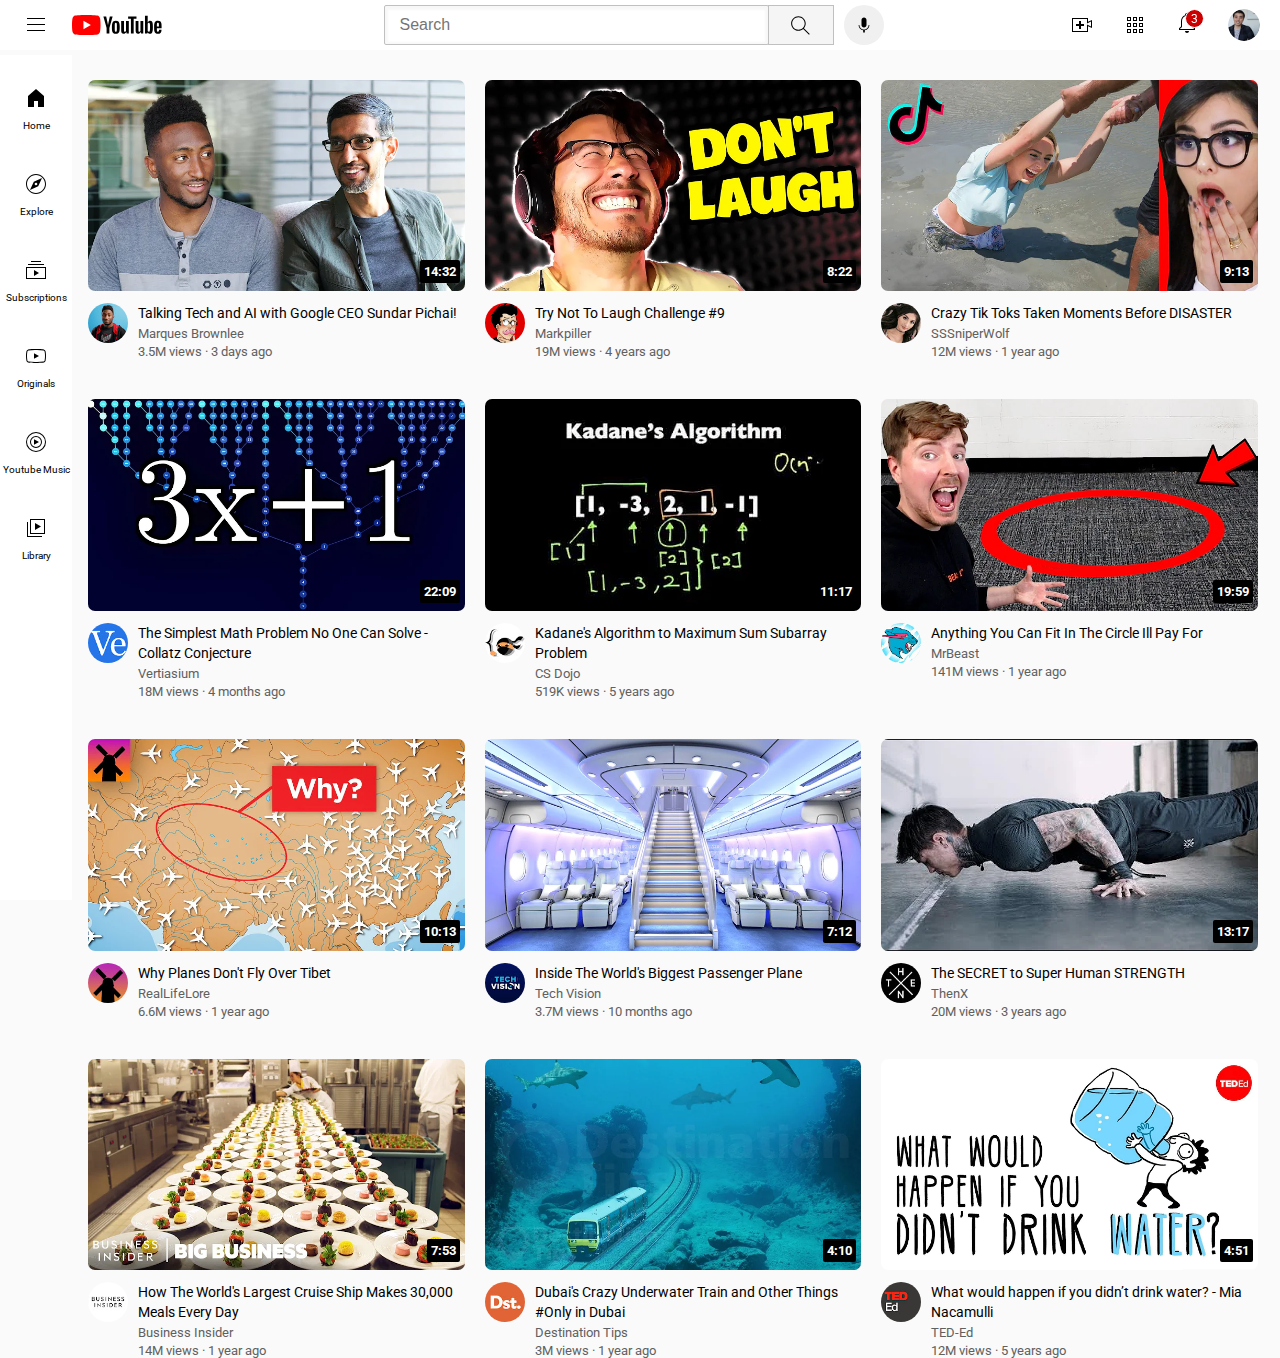
<file: index.html>
<!DOCTYPE html>
<html lang="en">
<head>
    <meta name="viewport" content="width=device-width, initial-scale=1.0">
    <title>Youtube.com</title><link rel="preconnect" href="https://fonts.googleapis.com">
<link rel="preconnect" href="https://fonts.gstatic.com" crossorigin>
<link href="https://fonts.googleapis.com/css2?family=Roboto:ital,wght@0,500;1,500&display=swap" rel="stylesheet">
<link rel="stylesheet" href="styles/video.css">
<link rel="stylesheet" href="styles/general.css">
<link rel="stylesheet" href="styles/header.css">
<link rel="stylesheet" href="styles/sidebar.css">
</head>

<body >
    <div class="header">
        <div class="left-section">
            <img src="icons/hamburger-menu.svg" class="hamburger-menu">
            <img src="icons/youtube-logo.svg" class="youtube-logo">
        </div>
        <div class="center-section">
            <input class="Search" type="text" placeholder="Search">
            <button class="search-button"><img class="search-icon" src="icons/search.svg">
                        <div class="tooltip">Search</div>
            </button>
            <button class="voice-button"><img src="icons/voice-search-icon.svg" class="voice-search-icon">
            <div class="tooltip">Search with your voice</div>
            </button>
        </div>
        <div class="right-section">
            <div class="upload-button">
                <img class="upload" src="icons/upload.svg">
                <div class="tooltip" style="margin-top: 6px;">Upload</div>
            </div>
            <div class="apps-button">
                <img class="apps" src="icons/youtube-apps.svg">
                <div class="tooltip" style="margin-top: 6px;">YouTube Apps</div>
            </div>
                <div class="notifications-button">
                                <div style="position: relative;">
                                <img class="notifications" src="icons/notifications.svg">
                <div class="notification-count">3</div>  </div>
            <div class="tooltip" style="margin-top: 6px;">Notifications</div>
                </div>
                <div class="profile-picture-container">
                    <img class="profile-picture" src="channel-images/my-channel.jpeg">
                    <div class="tooltip" style="margin-top: 6px;">My Channel</div>
                </div>
            </div>
        </div>
    <div class="side-bar">
        <div class="sidebar-link">
            <img class="home-icon" src="icons/home.svg">
            <div>Home</div>
        </div>
        <div class="sidebar-link">
            <img class="trending-icon" src="icons/explore.svg">
            <div>Explore</div>
        </div>
        <div class="sidebar-link">
            <img class="subscriptions-icon" src="icons/subscriptions.svg">
            <div>Subscriptions</div>
        </div>
        <div class="sidebar-link">
            <img class="library-icon" src="icons/originals.svg">
            <div>Originals</div>
        </div>
        <div class="sidebar-link">
            <img class="history-icon" src="icons/youtube-music.svg">
            <div>Youtube Music</div>
        </div>
        <div class="sidebar-link">
            <img class="your-videos-icon" src="icons/library.svg">
            <div>Library</div>
        </div>
    </div>
   
  <div class="video-grid">
      <div class="video-options">
        <div style="position: relative;">
                     <a href="https://www.youtube.com/watch?v=n2RNcPRtAiY"><img class="nani_1" src="thumbnails/thumbnail-1.webp"></a>
                     <div style="position: absolute;
         background-color: black;
            color: white;
         bottom: 20px;
         right: 5px;
         font-size: 13px;
         font-family: roboto,arial;
         font-weight: bold;
         padding-left: 4px;
         padding-bottom: 4px;
         padding-right: 4px;
         padding-top: 4px;
         border-radius: 2px;">14:32</div>
        </div>
 <div class="video-info">        
<div class="channel">
    <img class="channel_logo" src="channel-images/channel-1.jpeg">
</div>
 <div class="video">
    <p class="text">
        Talking Tech and AI with Google CEO Sundar Pichai!
    </p>
    <p class="video-channel"> 
        Marques Brownlee
    </p>
    <p class="video-stats">
        3.5M views &#183; 3 days ago
    </p>
 </div>
</div>  
        </div>
        
        <div class="video-options">
            <div style="position: relative;"> 
       <a href="https://www.youtube.com/watch?v=mP0RAo9SKZk"><img class="nani_1" src="thumbnails/thumbnail-2.webp"></a>
         <div style="position: absolute;
         background-color: black;
            color: white;
         bottom: 20px;
         right: 5px;
         font-size: 13px;
         font-family: roboto,arial;
         font-weight: bold;
         padding-left: 4px;
         padding-bottom: 4px;
         padding-right: 4px;
         padding-top: 4px;
         border-radius: 2px;">8:22</div></div>
         <div class="video-info">
<div class="channel">
    <img class="channel_logo" src="channel-images/channel-2.jpeg">
</div>
 <div class="video">
    <p class="text">
       Try Not To Laugh Challenge #9
    </p> 
    <p class="video-channel">
        Markpiller
    </p>
    <p class="video-stats">
        19M views &#183; 4 years ago
    </p>
</div> 
         </div> 
    </div> 
        <div class="video-options">
            <div style="position: relative;">
                         <a href="https://www.youtube.com/watch?v=FgjPQQeTh1w"><img class="nani_1" src="thumbnails/thumbnail-3.webp"></a>
         <div style="position: absolute;
         background-color: black;
            color: white;
         bottom: 20px;
         right: 5px;
         font-size: 13px;
         font-family: roboto,arial;
         font-weight: bold;
         padding-left: 4px;
         padding-bottom: 4px;
         padding-right: 4px;
         padding-top: 4px;
         border-radius: 2px;">9:13</div>
            </div>
 <div class="video-info">        
<div class="channel">
    <img class="channel_logo" src="channel-images/channel-3.profile">
</div>
 <div class="video">
    <p class="text">   
    Crazy Tik Toks Taken Moments Before DISASTER
    </p>
    <p class="video-channel">
        SSSniperWolf
    </p>
    <p class="video-stats">
        12M views  &#183; 1 year ago
    </p>
 </div>
</div>  
        </div>

        <div class="video-options">
            <div style="position: relative;">
                        <a href="https://www.youtube.com/watch?v=094y1Z2wpJg"><img class="nani_1" src="thumbnails/thumbnail-4.webp"></a> 
         <div style="position: absolute;
         background-color: black;
            color: white;
         bottom: 20px;
         right: 5px;
         font-size: 13px;
         font-family: roboto,arial;
         font-weight: bold;
         padding-left: 4px;
         padding-bottom: 4px;
         padding-right: 4px;
         padding-top: 4px;
         border-radius: 2px;">22:09</div>
            </div>
         <div class="video-info">
<div class="channel">
    <img class="channel_logo" src="channel-images/channel-4.jpeg">
</div>
 <div class="video">
    <p class="text">
       The Simplest Math Problem No One Can Solve - Collatz Conjecture
    </p> 
    <p class="video-channel">
        Vertiasium
    </p>
    <p class="video-stats">
        18M views &#183; 4 months ago
    </p>
</div> 
         </div> 
    </div> 
        <div class="video-options" style="position: relative;">
            <div style="position: relative;">
                         <a href="https://www.youtube.com/watch?v=86CQq3pKSUw"><img class="nani_1" src="thumbnails/thumbnail-5.webp"></a>
         <div style="position: absolute;
         background-color: black;
            color: white;
         bottom: 20px;
         right: 5px;
         font-size: 13px;
         font-family: roboto,arial;
         font-weight: bold;
         padding-left: 4px;
         padding-bottom: 4px;
         padding-right: 4px;
         padding-top: 4px;
         border-radius: 2px;">11:17</div>
            </div>
 <div class="video-info">        
<div class="channel">
    <img class="channel_logo" src="channel-images/channel-5.jpeg">
</div>
 <div class="video">
    <p class="text">
        Kadane's Algorithm to Maximum Sum Subarray Problem
    </p>
    <p class="video-channel">
        CS Dojo
    </p>
    <p class="video-stats">
        519K views &#183; 5 years ago
    </p>
 </div>
</div>  
        </div>
        <div class="video-options" style="position: relative;">
            <div style="position: relative;">
                         <a href="https://www.youtube.com/watch?v=yXWw0_UfSFg"><img class="nani_1" src="thumbnails/thumbnail-6.webp"></a>
         <div style="position: absolute;
         background-color: black;
            color: white;
         bottom: 20px;
         right: 5px;
         font-size: 13px;
         font-family: roboto,arial;
         font-weight: bold;
         padding-left: 4px;
         padding-bottom: 4px;
         padding-right: 4px;
         padding-top: 4px;
         border-radius: 2px;">19:59</div>
            </div>
         <div class="video-info">
<div class="channel">
    <img class="channel_logo" src="channel-images/channel-6.jpeg">
</div>
 <div class="video">
    <p class="text">
    Anything You Can Fit In The Circle Ill Pay For
    </p> 
    <p class="video-channel">
       MrBeast
    </p>
    <p class="video-stats">
       141M views  &#183; 1 year ago
    </p>
</div> 
         </div> 
    </div>  
            <div class="video-options">
            <div style="position: relative;"> 
       <a href="https://www.youtube.com/watch?v=fNVa1qMbF9Y"><img class="nani_1" src="thumbnails/thumbnail-7.webp"></a>
         <div style="position: absolute;
         background-color: black;
            color: white;
         bottom: 20px;
         right: 5px;
         font-size: 13px;
         font-family: roboto,arial;
         font-weight: bold;
         padding-left: 4px;
         padding-bottom: 4px;
         padding-right: 4px;
         padding-top: 4px;
         border-radius: 2px;">10:13</div></div>
         <div class="video-info">
<div class="channel">
    <img class="channel_logo" src="channel-images/channel-7.jpeg">
</div>
 <div class="video">
    <p class="text">
       Why Planes Don't Fly Over Tibet
    </p> 
    <p class="video-channel">
        RealLifeLore
    </p>
    <p class="video-stats">
        6.6M views &#183; 1 year ago
    </p>
</div> 
         </div> 
    </div> 
            <div class="video-options">
            <div style="position: relative;"> 
       <a href="https://www.youtube.com/watch?v=lFm4EM1juls"><img class="nani_1" src="thumbnails/thumbnail-8.webp"></a>
         <div style="position: absolute;
         background-color: black;
            color: white;
         bottom: 20px;
         right: 5px;
         font-size: 13px;
         font-family: roboto,arial;
         font-weight: bold;
         padding-left: 4px;
         padding-bottom: 4px;
         padding-right: 4px;
         padding-top: 4px;
         border-radius: 2px;">7:12</div></div>
         <div class="video-info">
<div class="channel">
    <a href="https://www.youtube.com/watch?v=lFm4EM1juls"><img class="channel_logo" src="channel-images/channel-8.jpeg"></a>
</div>
 <div class="video">
    <p class="text">
       Inside The World's Biggest Passenger Plane
    </p> 
    <p class="video-channel">
        Tech Vision
    </p>
    <p class="video-stats">
        3.7M views &#183; 10 months ago
    </p>
</div> 
         </div> 
    </div> 
            <div class="video-options">
            <div style="position: relative;"> 
       <a href="https://www.youtube.com/watch?v=ixmxOlcrlUc"><img class="nani_1" src="thumbnails/thumbnail-9.webp"></a>
         <div style="position: absolute;
         background-color: black;
            color: white;
         bottom: 20px;
         right: 5px;
         font-size: 13px;
         font-family: roboto,arial;
         font-weight: bold;
         padding-left: 4px;
         padding-bottom: 4px;
         padding-right: 4px;
         padding-top: 4px;
         border-radius: 2px;">13:17</div></div>
         <div class="video-info">
<div class="channel">
    <img class="channel_logo" src="channel-images/channel-9.jpeg">
</div>
 <div class="video">
    <p class="text">

The SECRET to Super Human STRENGTH    </p> 
    <p class="video-channel">
        ThenX
    </p>
    <p class="video-stats">
        20M views &#183; 3 years ago
    </p>
</div> 
         </div> 
    </div> 
            <div class="video-options">
            <div style="position: relative;"> 
       <a href="https://www.youtube.com/watch?v=R2vXbFp5C9o"><img class="nani_1" src="thumbnails/thumbnail-10.webp"></a>
         <div style="position: absolute;
         background-color: black;
            color: white;
         bottom: 20px;
         right: 5px;
         font-size: 13px;
         font-family: roboto,arial;
         font-weight: bold;
         padding-left: 4px;
         padding-bottom: 4px;
         padding-right: 4px;
         padding-top: 4px;
         border-radius: 2px;">7:53</div></div>
         <div class="video-info">
<div class="channel">
    <img class="channel_logo" src="channel-images/channel-10.jpeg">
</div>
 <div class="video">
    <p class="text">
      
How The World's Largest Cruise Ship Makes 30,000 Meals Every Day
    </p> 
    <p class="video-channel">
        Business Insider
    </p>
    <p class="video-stats">
        14M views &#183; 1 year ago
    </p>
</div> 
         </div> 
    </div> 
            <div class="video-options">
            <div style="position: relative;"> 
       <a href="https://www.youtube.com/watch?v=0nZuYyXET3s"><img class="nani_1" src="thumbnails/thumbnail-11.webp"></a>
         <div style="position: absolute;
         background-color: black;
            color: white;
         bottom: 20px;
         right: 5px;
         font-size: 13px;
         font-family: roboto,arial;
         font-weight: bold;
         padding-left: 4px;
         padding-bottom: 4px;
         padding-right: 4px;
         padding-top: 4px;
         border-radius: 2px;">4:10</div></div>
         <div class="video-info">
<div class="channel">
    <img class="channel_logo" src="channel-images/channel-11.jpeg">
</div>
 <div class="video">
    <p class="text">
       
Dubai's Crazy Underwater Train and Other Things #Only in Dubai
    </p> 
    <p class="video-channel">
       Destination Tips
    </p>
    <p class="video-stats">
        3M views &#183; 1 year ago
    </p>
</div> 
         </div> 
    </div> 
            <div class="video-options">
            <div style="position: relative;"> 
       <a href="https://www.youtube.com/watch?v=9iMGFqMmUFs"><img class="nani_1" src="thumbnails/thumbnail-12.webp"></a>
         <div style="position: absolute;
         background-color: black;
            color: white;
         bottom: 20px;
         right: 5px;
         font-size: 13px;
         font-family: roboto,arial;
         font-weight: bold;
         padding-left: 4px;
         padding-bottom: 4px;
         padding-right: 4px;
         padding-top: 4px;
         border-radius: 2px;">4:51</div></div>
         <div class="video-info">
<div class="channel">
    <img class="channel_logo" src="channel-images/channel-12.jpeg">
</div>
 <div class="video">
    <p class="text">
       
What would happen if you didn’t drink water? - Mia Nacamulli
    </p> 
    <p class="video-channel">
        TED-Ed
    </p>
    <p class="video-stats">
        12M views &#183; 5 years ago
    </p>
</div> 
         </div> 
    </div> 
  </div>     
    </body>
</html>
</file>
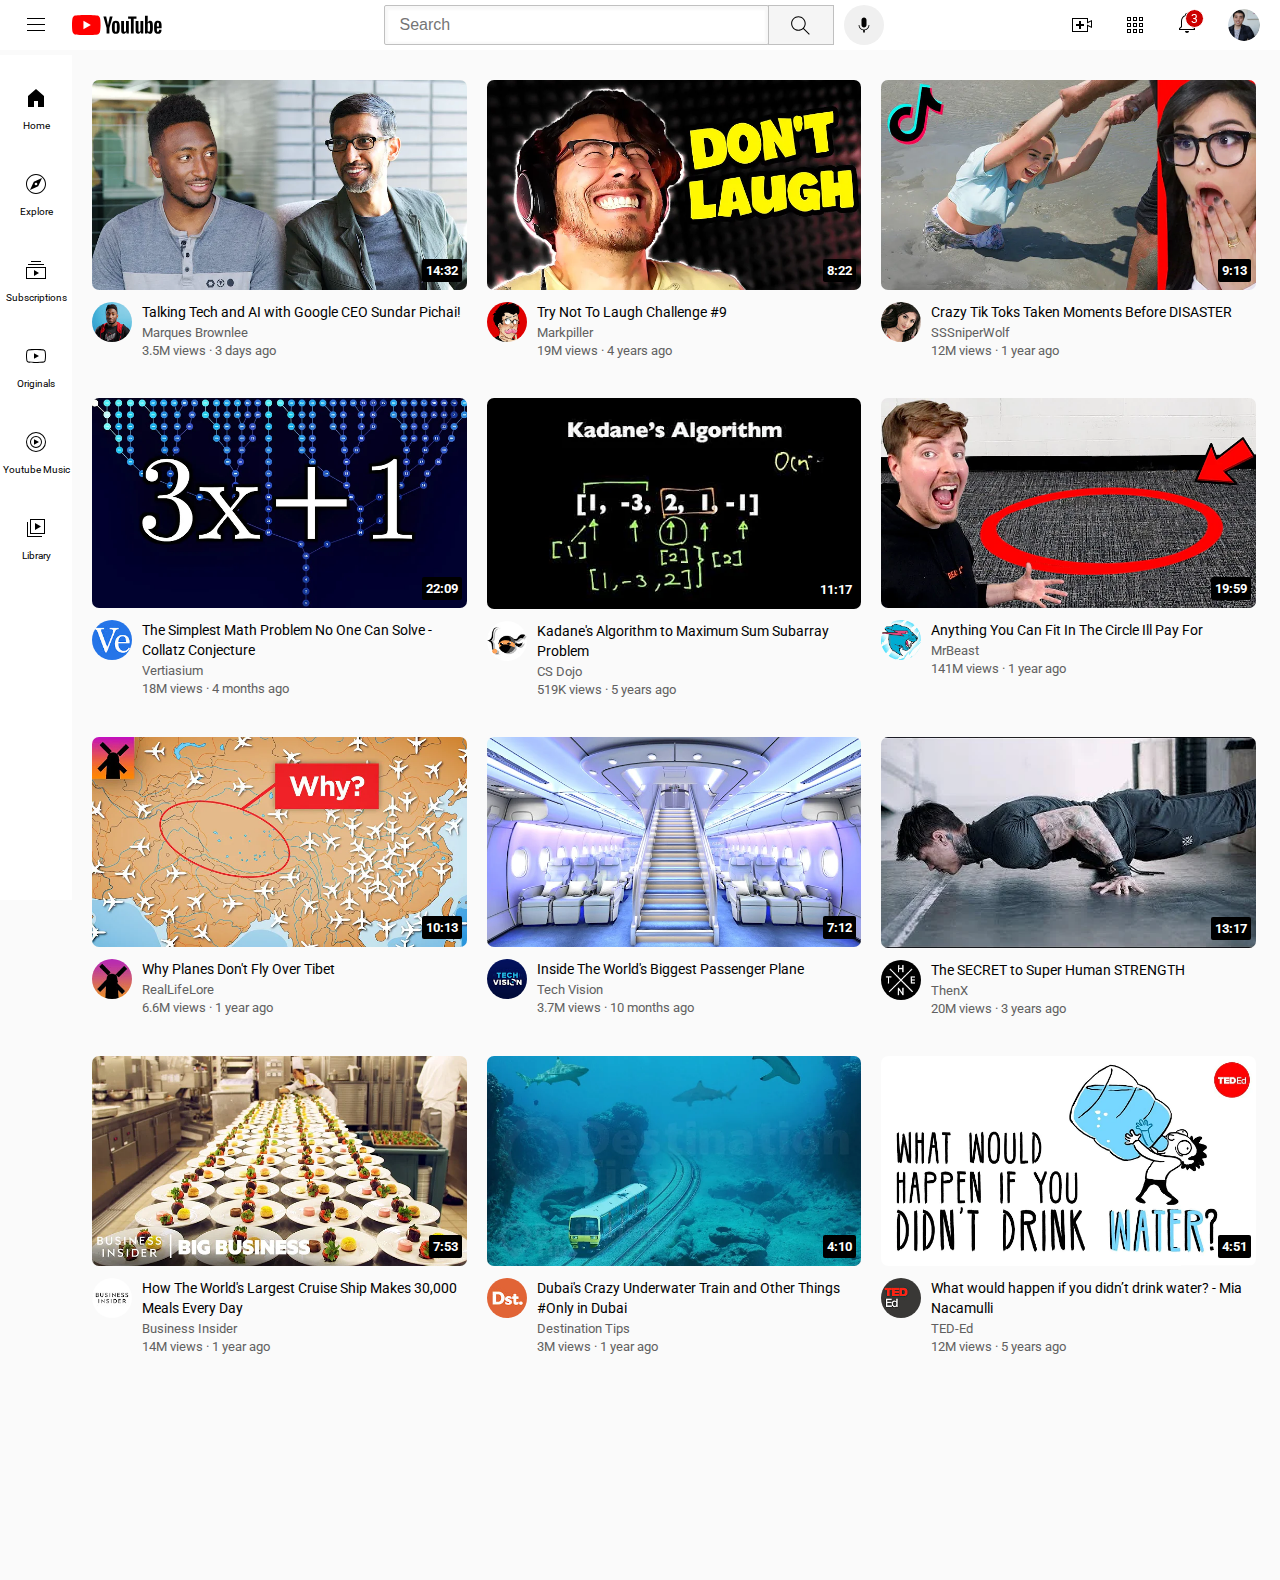
<file: main.html>
<!DOCTYPE html>
<html lang="en">
    <html>
<head>
    <title>Youtube.com</title><link rel="preconnect" href="https://fonts.googleapis.com">
<link rel="preconnect" href="https://fonts.gstatic.com" crossorigin>
<link href="https://fonts.googleapis.com/css2?family=Roboto:ital,wght@0,500;1,500&display=swap" rel="stylesheet">
<link rel="stylesheet" href="styles/video.css">
<link rel="stylesheet" href="styles/general.css">
<link rel="stylesheet" href="styles/header.css">
<link rel="stylesheet" href="styles/sidebar.css">
</head>

<body style="height: 1500px;
padding-top: 80px;
padding-left: 92px;
padding-right: 24px;
background-color: rgb(250, 250, 250);
">
    <div class="header">
        <div class="left-section">
            <img src="icons/hamburger-menu.svg" class="hamburger-menu">
            <img src="icons/youtube-logo.svg" class="youtube-logo">
        </div>
        <div class="center-section">
            <input class="Search" type="text" placeholder="Search">
            <button class="search-button"><img class="search-icon" src="icons/search.svg">
                        <div class="tooltip">Search</div>
            </button>
            <button class="voice-button"><img src="icons/voice-search-icon.svg" class="voice-search-icon">
            <div class="tooltip">Search with your voice</div>
            </button>
        </div>
        <div class="right-section">
            <div class="upload-button">
                <img class="upload" src="icons/upload.svg">
                <div class="tooltip" style="margin-top: 6px;">Upload</div>
            </div>
            <div class="apps-button">
                <img class="apps" src="icons/youtube-apps.svg">
                <div class="tooltip" style="margin-top: 6px;">YouTube Apps</div>
            </div>
                <div class="notifications-button">
                                <div style="position: relative;">
                                <img class="notifications" src="icons/notifications.svg">
                <div class="notification-count">3</div>  </div>
            <div class="tooltip" style="margin-top: 6px;">Notifications</div>
                </div>
                <div class="profile-picture-container">
                    <img class="profile-picture" src="channel-images/my-channel.jpeg">
                    <div class="tooltip" style="margin-top: 6px;">My Channel</div>
                </div>
            </div>
        </div>
    <div class="side-bar">
        <div class="sidebar-link">
            <img class="home-icon" src="icons/home.svg">
            <div>Home</div>
        </div>
        <div class="sidebar-link">
            <img class="trending-icon" src="icons/explore.svg">
            <div>Explore</div>
        </div>
        <div class="sidebar-link">
            <img class="subscriptions-icon" src="icons/subscriptions.svg">
            <div>Subscriptions</div>
        </div>
        <div class="sidebar-link">
            <img class="library-icon" src="icons/originals.svg">
            <div>Originals</div>
        </div>
        <div class="sidebar-link">
            <img class="history-icon" src="icons/youtube-music.svg">
            <div>Youtube Music</div>
        </div>
        <div class="sidebar-link">
            <img class="your-videos-icon" src="icons/library.svg">
            <div>Library</div>
        </div>
    </div>
   
  <div class="video-grid">
      <div class="video-options">
        <div style="position: relative;">
                     <a href="https://www.youtube.com/watch?v=n2RNcPRtAiY"><img class="nani_1" src="thumbnails/thumbnail-1.webp"></a>
                     <div style="position: absolute;
         background-color: black;
            color: white;
         bottom: 20px;
         right: 5px;
         font-size: 13px;
         font-family: roboto,arial;
         font-weight: bold;
         padding-left: 4px;
         padding-bottom: 4px;
         padding-right: 4px;
         padding-top: 4px;
         border-radius: 2px;">14:32</div>
        </div>
 <div class="video-info">        
<div class="channel">
    <img class="channel_logo" src="channel-images/channel-1.jpeg">
</div>
 <div class="video">
    <p class="text">
        Talking Tech and AI with Google CEO Sundar Pichai!
    </p>
    <p class="video-channel"> 
        Marques Brownlee
    </p>
    <p class="video-stats">
        3.5M views &#183; 3 days ago
    </p>
 </div>
</div>  
        </div>
        
        <div class="video-options">
            <div style="position: relative;"> 
       <a href="https://www.youtube.com/watch?v=mP0RAo9SKZk"><img class="nani_1" src="thumbnails/thumbnail-2.webp"></a>
         <div style="position: absolute;
         background-color: black;
            color: white;
         bottom: 20px;
         right: 5px;
         font-size: 13px;
         font-family: roboto,arial;
         font-weight: bold;
         padding-left: 4px;
         padding-bottom: 4px;
         padding-right: 4px;
         padding-top: 4px;
         border-radius: 2px;">8:22</div></div>
         <div class="video-info">
<div class="channel">
    <img class="channel_logo" src="channel-images/channel-2.jpeg">
</div>
 <div class="video">
    <p class="text">
       Try Not To Laugh Challenge #9
    </p> 
    <p class="video-channel">
        Markpiller
    </p>
    <p class="video-stats">
        19M views &#183; 4 years ago
    </p>
</div> 
         </div> 
    </div> 
        <div class="video-options">
            <div style="position: relative;">
                         <a href="https://www.youtube.com/watch?v=FgjPQQeTh1w"><img class="nani_1" src="thumbnails/thumbnail-3.webp"></a>
         <div style="position: absolute;
         background-color: black;
            color: white;
         bottom: 20px;
         right: 5px;
         font-size: 13px;
         font-family: roboto,arial;
         font-weight: bold;
         padding-left: 4px;
         padding-bottom: 4px;
         padding-right: 4px;
         padding-top: 4px;
         border-radius: 2px;">9:13</div>
            </div>
 <div class="video-info">        
<div class="channel">
    <img class="channel_logo" src="channel-images/channel-3.profile">
</div>
 <div class="video">
    <p class="text">   
    Crazy Tik Toks Taken Moments Before DISASTER
    </p>
    <p class="video-channel">
        SSSniperWolf
    </p>
    <p class="video-stats">
        12M views  &#183; 1 year ago
    </p>
 </div>
</div>  
        </div>

        <div class="video-options">
            <div style="position: relative;">
                        <a href="https://www.youtube.com/watch?v=094y1Z2wpJg"><img class="nani_1" src="thumbnails/thumbnail-4.webp"></a> 
         <div style="position: absolute;
         background-color: black;
            color: white;
         bottom: 20px;
         right: 5px;
         font-size: 13px;
         font-family: roboto,arial;
         font-weight: bold;
         padding-left: 4px;
         padding-bottom: 4px;
         padding-right: 4px;
         padding-top: 4px;
         border-radius: 2px;">22:09</div>
            </div>
         <div class="video-info">
<div class="channel">
    <img class="channel_logo" src="channel-images/channel-4.jpeg">
</div>
 <div class="video">
    <p class="text">
       The Simplest Math Problem No One Can Solve - Collatz Conjecture
    </p> 
    <p class="video-channel">
        Vertiasium
    </p>
    <p class="video-stats">
        18M views &#183; 4 months ago
    </p>
</div> 
         </div> 
    </div> 
        <div class="video-options" style="position: relative;">
            <div style="position: relative;">
                         <a href="https://www.youtube.com/watch?v=86CQq3pKSUw"><img class="nani_1" src="thumbnails/thumbnail-5.webp"></a>
         <div style="position: absolute;
         background-color: black;
            color: white;
         bottom: 20px;
         right: 5px;
         font-size: 13px;
         font-family: roboto,arial;
         font-weight: bold;
         padding-left: 4px;
         padding-bottom: 4px;
         padding-right: 4px;
         padding-top: 4px;
         border-radius: 2px;">11:17</div>
            </div>
 <div class="video-info">        
<div class="channel">
    <img class="channel_logo" src="channel-images/channel-5.jpeg">
</div>
 <div class="video">
    <p class="text">
        Kadane's Algorithm to Maximum Sum Subarray Problem
    </p>
    <p class="video-channel">
        CS Dojo
    </p>
    <p class="video-stats">
        519K views &#183; 5 years ago
    </p>
 </div>
</div>  
        </div>
        <div class="video-options" style="position: relative;">
            <div style="position: relative;">
                         <a href="https://www.youtube.com/watch?v=yXWw0_UfSFg"><img class="nani_1" src="thumbnails/thumbnail-6.webp"></a>
         <div style="position: absolute;
         background-color: black;
            color: white;
         bottom: 20px;
         right: 5px;
         font-size: 13px;
         font-family: roboto,arial;
         font-weight: bold;
         padding-left: 4px;
         padding-bottom: 4px;
         padding-right: 4px;
         padding-top: 4px;
         border-radius: 2px;">19:59</div>
            </div>
         <div class="video-info">
<div class="channel">
    <img class="channel_logo" src="channel-images/channel-6.jpeg">
</div>
 <div class="video">
    <p class="text">
    Anything You Can Fit In The Circle Ill Pay For
    </p> 
    <p class="video-channel">
       MrBeast
    </p>
    <p class="video-stats">
       141M views  &#183; 1 year ago
    </p>
</div> 
         </div> 
    </div>  
            <div class="video-options">
            <div style="position: relative;"> 
       <a href="https://www.youtube.com/watch?v=fNVa1qMbF9Y"><img class="nani_1" src="thumbnails/thumbnail-7.webp"></a>
         <div style="position: absolute;
         background-color: black;
            color: white;
         bottom: 20px;
         right: 5px;
         font-size: 13px;
         font-family: roboto,arial;
         font-weight: bold;
         padding-left: 4px;
         padding-bottom: 4px;
         padding-right: 4px;
         padding-top: 4px;
         border-radius: 2px;">10:13</div></div>
         <div class="video-info">
<div class="channel">
    <img class="channel_logo" src="channel-images/channel-7.jpeg">
</div>
 <div class="video">
    <p class="text">
       Why Planes Don't Fly Over Tibet
    </p> 
    <p class="video-channel">
        RealLifeLore
    </p>
    <p class="video-stats">
        6.6M views &#183; 1 year ago
    </p>
</div> 
         </div> 
    </div> 
            <div class="video-options">
            <div style="position: relative;"> 
       <a href="https://www.youtube.com/watch?v=lFm4EM1juls"><img class="nani_1" src="thumbnails/thumbnail-8.webp"></a>
         <div style="position: absolute;
         background-color: black;
            color: white;
         bottom: 20px;
         right: 5px;
         font-size: 13px;
         font-family: roboto,arial;
         font-weight: bold;
         padding-left: 4px;
         padding-bottom: 4px;
         padding-right: 4px;
         padding-top: 4px;
         border-radius: 2px;">7:12</div></div>
         <div class="video-info">
<div class="channel">
    <a href="https://www.youtube.com/watch?v=lFm4EM1juls"><img class="channel_logo" src="channel-images/channel-8.jpeg"></a>
</div>
 <div class="video">
    <p class="text">
       Inside The World's Biggest Passenger Plane
    </p> 
    <p class="video-channel">
        Tech Vision
    </p>
    <p class="video-stats">
        3.7M views &#183; 10 months ago
    </p>
</div> 
         </div> 
    </div> 
            <div class="video-options">
            <div style="position: relative;"> 
       <a href="https://www.youtube.com/watch?v=ixmxOlcrlUc"><img class="nani_1" src="thumbnails/thumbnail-9.webp"></a>
         <div style="position: absolute;
         background-color: black;
            color: white;
         bottom: 20px;
         right: 5px;
         font-size: 13px;
         font-family: roboto,arial;
         font-weight: bold;
         padding-left: 4px;
         padding-bottom: 4px;
         padding-right: 4px;
         padding-top: 4px;
         border-radius: 2px;">13:17</div></div>
         <div class="video-info">
<div class="channel">
    <img class="channel_logo" src="channel-images/channel-9.jpeg">
</div>
 <div class="video">
    <p class="text">

The SECRET to Super Human STRENGTH    </p> 
    <p class="video-channel">
        ThenX
    </p>
    <p class="video-stats">
        20M views &#183; 3 years ago
    </p>
</div> 
         </div> 
    </div> 
            <div class="video-options">
            <div style="position: relative;"> 
       <a href="https://www.youtube.com/watch?v=R2vXbFp5C9o"><img class="nani_1" src="thumbnails/thumbnail-10.webp"></a>
         <div style="position: absolute;
         background-color: black;
            color: white;
         bottom: 20px;
         right: 5px;
         font-size: 13px;
         font-family: roboto,arial;
         font-weight: bold;
         padding-left: 4px;
         padding-bottom: 4px;
         padding-right: 4px;
         padding-top: 4px;
         border-radius: 2px;">7:53</div></div>
         <div class="video-info">
<div class="channel">
    <img class="channel_logo" src="channel-images/channel-10.jpeg">
</div>
 <div class="video">
    <p class="text">
      
How The World's Largest Cruise Ship Makes 30,000 Meals Every Day
    </p> 
    <p class="video-channel">
        Business Insider
    </p>
    <p class="video-stats">
        14M views &#183; 1 year ago
    </p>
</div> 
         </div> 
    </div> 
            <div class="video-options">
            <div style="position: relative;"> 
       <a href="https://www.youtube.com/watch?v=0nZuYyXET3s"><img class="nani_1" src="thumbnails/thumbnail-11.webp"></a>
         <div style="position: absolute;
         background-color: black;
            color: white;
         bottom: 20px;
         right: 5px;
         font-size: 13px;
         font-family: roboto,arial;
         font-weight: bold;
         padding-left: 4px;
         padding-bottom: 4px;
         padding-right: 4px;
         padding-top: 4px;
         border-radius: 2px;">4:10</div></div>
         <div class="video-info">
<div class="channel">
    <img class="channel_logo" src="channel-images/channel-11.jpeg">
</div>
 <div class="video">
    <p class="text">
       
Dubai's Crazy Underwater Train and Other Things #Only in Dubai
    </p> 
    <p class="video-channel">
       Destination Tips
    </p>
    <p class="video-stats">
        3M views &#183; 1 year ago
    </p>
</div> 
         </div> 
    </div> 
            <div class="video-options">
            <div style="position: relative;"> 
       <a href="https://www.youtube.com/watch?v=9iMGFqMmUFs"><img class="nani_1" src="thumbnails/thumbnail-12.webp"></a>
         <div style="position: absolute;
         background-color: black;
            color: white;
         bottom: 20px;
         right: 5px;
         font-size: 13px;
         font-family: roboto,arial;
         font-weight: bold;
         padding-left: 4px;
         padding-bottom: 4px;
         padding-right: 4px;
         padding-top: 4px;
         border-radius: 2px;">4:51</div></div>
         <div class="video-info">
<div class="channel">
    <img class="channel_logo" src="channel-images/channel-12.jpeg">
</div>
 <div class="video">
    <p class="text">
       
What would happen if you didn’t drink water? - Mia Nacamulli
    </p> 
    <p class="video-channel">
        TED-Ed
    </p>
    <p class="video-stats">
        12M views &#183; 5 years ago
    </p>
</div> 
         </div> 
    </div> 
  </div>     
    </body>
</html>
</file>
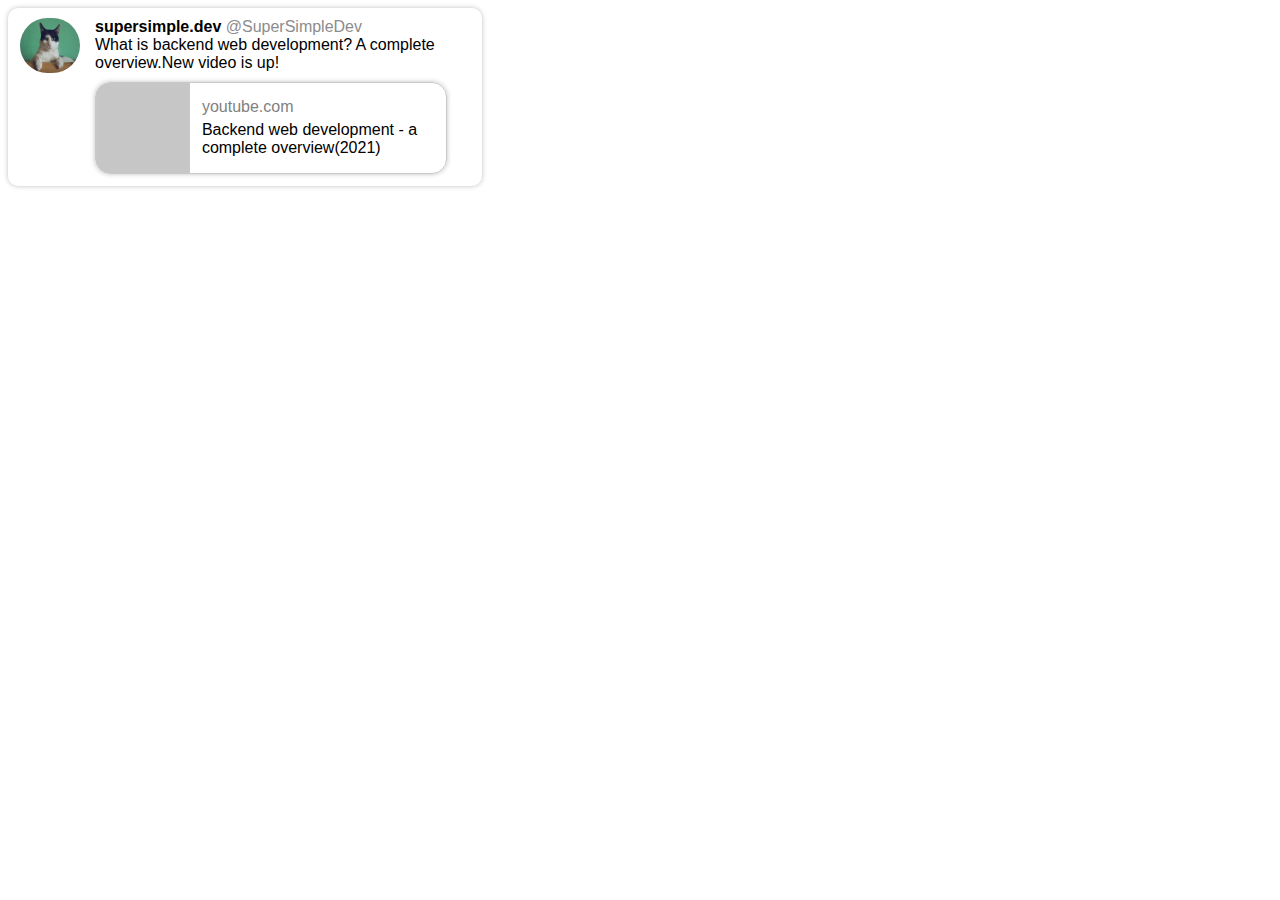
<file: nani.html>
<!DOCTYPE html>
<html lang="en">
<head>
    <meta charset="UTF-8">
    <meta name="viewport" content="width=device-width, initial-scale=1.0">
    <title>Document</title>
</head>
<body>
    <div class="main" style="display: flex;
        flex-direction: row;
        padding-left: 12px;
        padding-bottom: 12px;
        padding-right: 12px;
        padding-top: 10px;
        width: 450px;
        border-radius: 10px;
        box-shadow: 0px 0px 5px rgb(0,0,0,0.25);">
        <div class="l-1">
            <img src="cat.jpg" class="ani" style="width: 60px;
            height: 55px;
            border-radius: 30px;
            margin-right: 15px;
            ">
        </div>
        <div class="l-2" style="display: flex;
             flex-direction: column;">
                <div class="l-2-1">
                    <span style="font-weight: bold;
                    font-size: 16px;
                    ">supersimple.dev </span><span style="color: rgb(140,140,140);
                    font-size: 16px;
                    ">&#64;SuperSimpleDev</span>
                </div>
                <div class="l-2-2" style="color: black;">
                    What is backend web development? A complete overview.New video is up!
                </div>
                    <div class="l-2-3" style="display: flex;
                    flex-direction: row;
                    width: 350px;
                    height: 90px;
                    box-shadow: 0px 0px 5px rgb(0,0,0,0.25);
                    border-radius: 15px;
                    margin-top: 10px;
                    overflow: hidden;
                    border-width: 1px;
                    border-color: rgb(200, 200, 200);
                    border-style: solid;">
                        <div class="l-2-3-1" style="
                        width: 150px;
                        background-color: rgb(198, 198, 198);
                        border-width: 1px;
                        border-color: rgb(200, 200, 200);
                        border-style: solid;
                        "></div>
                        <div class="l-2-3-2" style="display: flex;
                        flex-direction: column;
                        margin-left: 12px;
                        margin-bottom: 0px;
                        margin-top: 15px;
                        ">
                        <div style=" display: flex; margin-bottom: 5px;
                        padding-bottom: 0px;
                        color: rgb(129, 127, 127);"
                        >youtube.com
                        </div>
                        <div style="margin-top: 0px;
                        padding-top: 0px;
                        ">Backend web development - a
                        complete overview(2021)</div></div>
                    </div>
        </div>
    </div>
<style>
    div{
        font-family: Arial;
    }
    main:hover{
        cursor: pointer;
    }
</style>
</body>
</html>
</file>
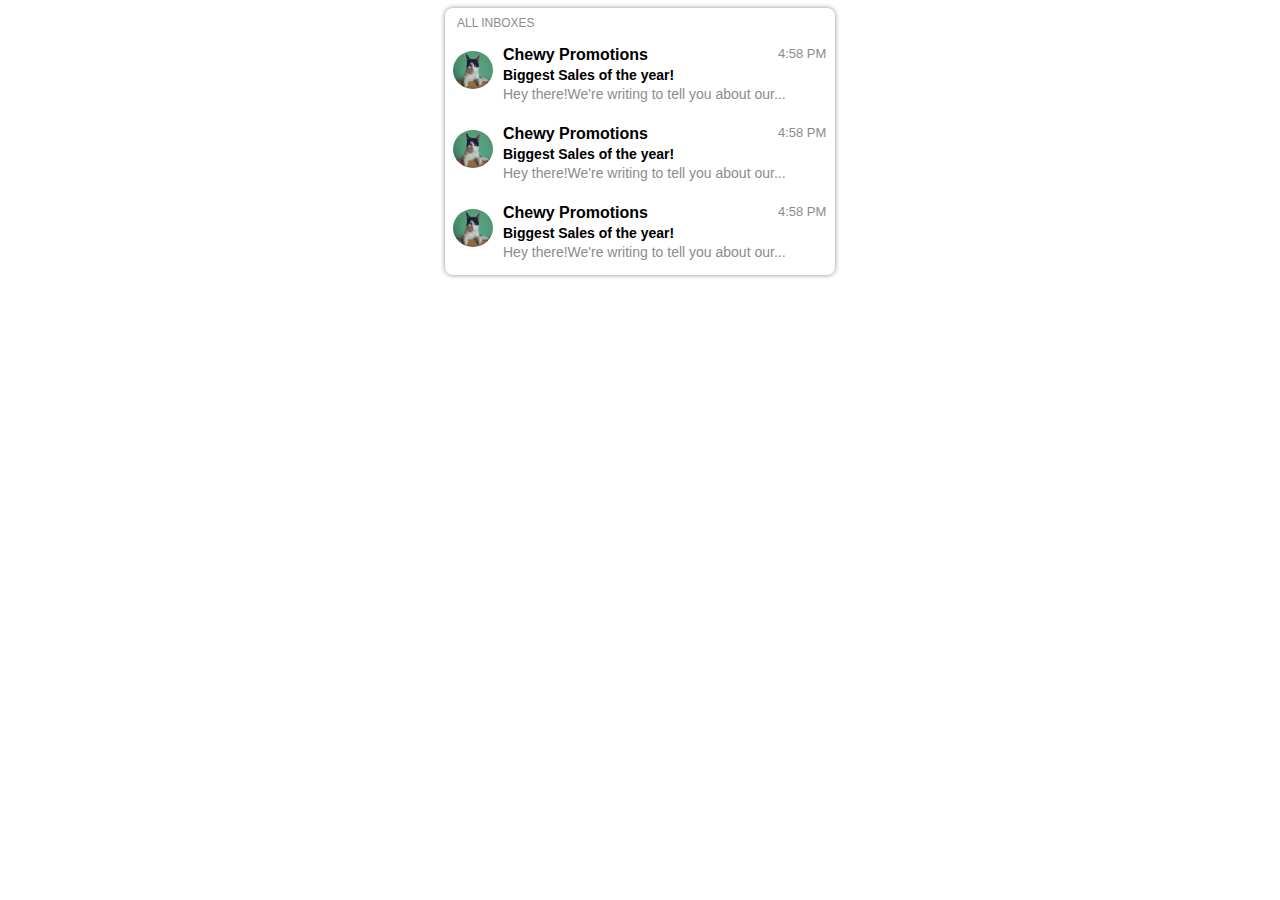
<file: neew.html>
<!DOCTYPE html>
<html lang="en">
<head>
  <meta charset="UTF-8">
  <meta name="viewport" content="width=device-width, initial-scale=1.0">
  <title>Document</title>
</head>
<body>
  <div class="main"
  style="box-shadow: 0px 0px 5px rgb(0,0,0,0.45);
  border-radius: 8px;
  ">
    <div class="nani" style="display: flex;
      flex-direction: column;
      padding-left: 8px;
      padding-top: 8px;
      padding-bottom: 15px;
      padding-right: 8px;
      width: 374px;
     ">
        <div class="header" style="display: flex;
        flex-direction: column;
        padding-left: 4px;
        padding-top: 0px;
        padding-bottom: 4px;
        padding-right: 8px;
        margin-bottom: 12px;
        font-size: 12px;
        color: rgb(140, 140, 140);
        ">
          ALL INBOXES
        </div>
        <div class="2nd block" style="display: flex;
        flex-direction: column;">
            <div class="image block" style="display: flex;
            flex-direction: row;
            ">
            <div class="image" style="display: flex;
            flex-direction: row;
            margin-right: 10px;
            margin-top: 5px;
            ">
            <img src="cat.jpg" class="ani"></div>
            <div class="three_rows" style="display: flex;
            flex-direction: column;">
                  <div class="one" style="display: flex;
                    flex-direction: row;
                    justify-content: space-between;
                    flex: 1;
                    margin-bottom: 3px;
                    padding-bottom: 0px;">
          <div style="display: flex;
          flex: 1;
          font-weight: bold;
          font-size: 16px;
          padding-bottom: 0px;
          ">Chewy Promotions</div>
          <div style="margin-left: 130px;
          font-size: 13px;
          color: rgb(140, 140, 140);
          margin-bottom: 0px;
          padding-bottom: 0px;
        ">4:58 PM</div>
          </div>
              <div class="two" style="display: flex;
        flex-direction: column;
        flex: 1;
        font-weight: bold;
        margin-top: 0px;
        font-size: 14px;
        margin-top: 0px;
        margin-bottom: 3px;
      ">  
        Biggest Sales of the year!
        </div> 
      <div style="display: flex;
      flex-direction: column;
      flex: 1;
      font-size: 14px;
      margin-top: 0px;
      color: rgb(140, 140, 140);
      "> Hey there!We're writing to tell you about our...</div>
    </div>
            </div>
            </div>
      </div>
    <div class="nani" style="display: flex;
      flex-direction: column;
      padding-left: 8px;
      padding-top: 8px;
      padding-bottom: 15px;
      padding-right: 8px;
      width: 374px;
     ">
       
        <div class="2nd block" style="display: flex;
        flex-direction: column;">
            <div class="image block" style="display: flex;
            flex-direction: row;
            ">
            <div class="image" style="display: flex;
            flex-direction: row;
            margin-right: 10px;
            margin-top: 5px;
            ">
            <img src="cat.jpg" class="ani"></div>
            <div class="three_rows" style="display: flex;
            flex-direction: column;">
                  <div class="one" style="display: flex;
                    flex-direction: row;
                    justify-content: space-between;
                    flex: 1;
                    margin-bottom: 3px;
                    padding-bottom: 0px;">
          <div style="display: flex;
          flex: 1;
          font-weight: bold;
          font-size: 16px;
          padding-bottom: 0px;
          ">Chewy Promotions</div>
          <div style="margin-left: 130px;
          font-size: 13px;
          color: rgb(140, 140, 140);
          margin-bottom: 0px;
          padding-bottom: 0px;
        ">4:58 PM</div>
          </div>
              <div class="two" style="display: flex;
        flex-direction: column;
        flex: 1;
        font-weight: bold;
        margin-top: 0px;
        font-size: 14px;
        margin-top: 0px;
        margin-bottom: 3px;
      ">  
        Biggest Sales of the year!
        </div> 
      <div style="display: flex;
      flex-direction: column;
      flex: 1;
      font-size: 14px;
      margin-top: 0px;
      color: rgb(140, 140, 140);
      "> Hey there!We're writing to tell you about our...</div>
    </div>
            </div>
            </div>
      </div>
    <div class="nani" style="display: flex;
      flex-direction: column;
      padding-left: 8px;
      padding-top: 8px;
      padding-bottom: 15px;
      padding-right: 8px;
      width: 374px;
     ">
        <div class="2nd block" style="display: flex;
        flex-direction: column;">
            <div class="image block" style="display: flex;
            flex-direction: row;
            ">
            <div class="image" style="display: flex;
            flex-direction: row;
            margin-right: 10px;
            margin-top: 5px;
            ">
            <img src="cat.jpg" class="ani"></div>
            <div class="three_rows" style="display: flex;
            flex-direction: column;">
                  <div class="one" style="display: flex;
                    flex-direction: row;
                    justify-content: space-between;
                    flex: 1;
                    margin-bottom: 3px;
                    padding-bottom: 0px;">
          <div style="display: flex;
          flex: 1;
          font-weight: bold;
          font-size: 16px;
          padding-bottom: 0px;
          ">Chewy Promotions</div>
          <div style="margin-left: 130px;
          font-size: 13px;
          color: rgb(140, 140, 140);
          margin-bottom: 0px;
          padding-bottom: 0px;
        ">4:58 PM</div>
          </div>
              <div class="two" style="display: flex;
        flex-direction: column;
        flex: 1;
        font-weight: bold;
        margin-top: 0px;
        font-size: 14px;
        margin-top: 0px;
        margin-bottom: 3px;
      ">  
        Biggest Sales of the year!
        </div> 
      <div style="display: flex;
      flex-direction: column;
      flex: 1;
      font-size: 14px;
      margin-top: 0px;
      color: rgb(140, 140, 140);
      "> Hey there!We're writing to tell you about our...</div>
    </div>
            </div>
            </div>
      </div></div>
  </body>
</html>
<style>
div{
  font-family: Arial;
}
  .ani{
    width: 40px;
    height: 38px;
    border-radius: 60%;
  }
  body{
    display: flex;
    justify-content: center;    
  }
</style>
</file>
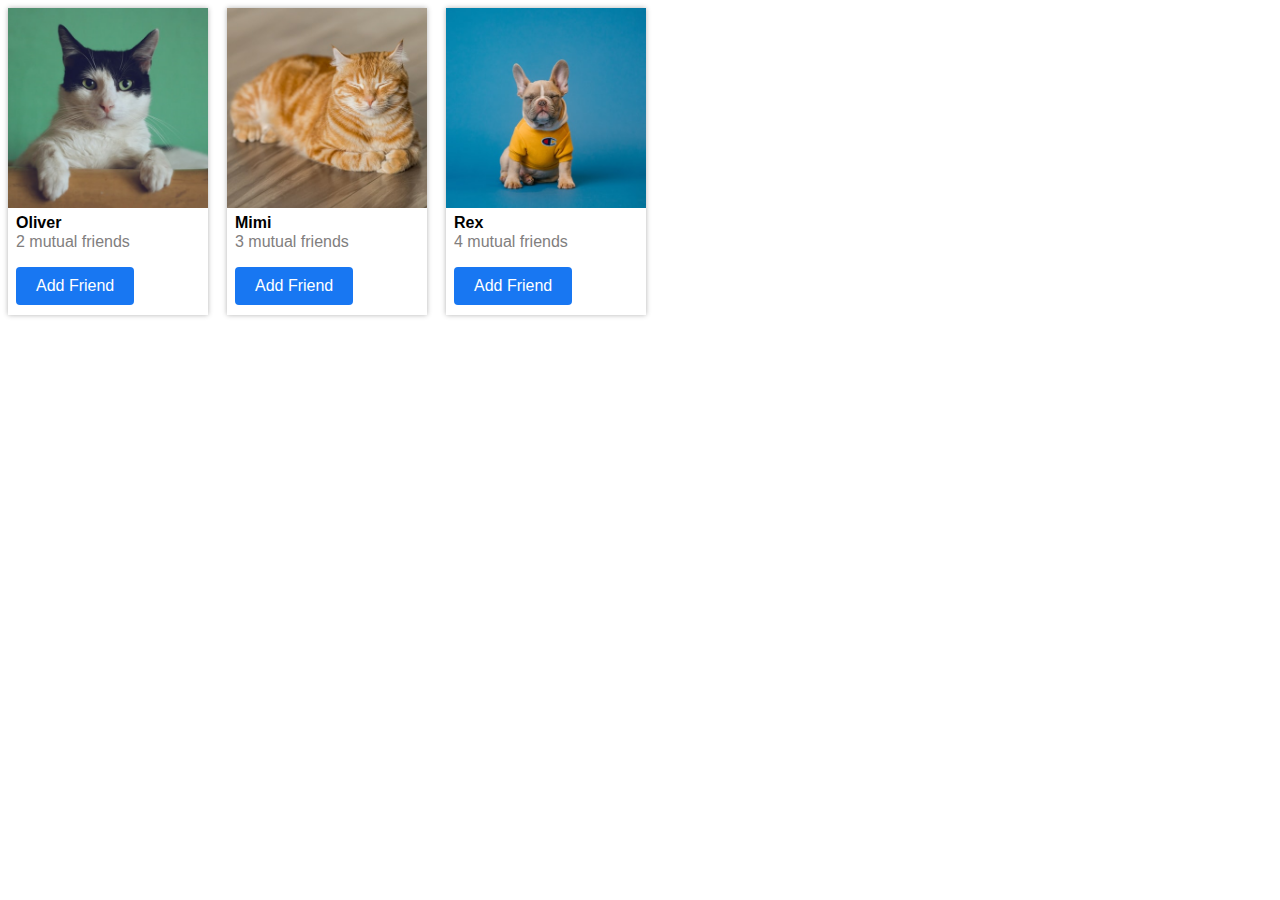
<file: new.html>
<!DOCTYPE html>
<html lang="en">
<head>
    <title>Document</title>
</head>
<body>
    <div class="class">
        <img class="image" src="cat.jpg">
        <p class="name">Oliver</p>
        <p class="line">2 mutual friends</p>
        <a href="https://www.facebook.com">
        <button class="button">Add Friend</button>
        </a>
    </div>
    <div class="two">
 <img class="image" src="cat2.jpg">
        <p class="name">Mimi</p>
        <p class="line">3 mutual friends</p>
        <button class="button">Add Friend</button>
    </div>
       <div class="three">
 <img class="image" src="dog.jpg">
        <p class="name">Rex</p>
        <p class="line">4 mutual friends</p>
        <button class="button">Add Friend</button>
    </div>
</body>
<style>
.class{
    width: 200px;
    box-shadow: 0px 0px 5px rgb(0,0,0,0.3);
    font-family: Arial;
    display: inline-block;
}
.image{
    width: 200px;
    height: 200px;
    object-fit: cover;
}
.name{
    margin-left: 8px;
    margin-top: 2px;
    font-weight: bold;
    margin-bottom: 0px;
}
.line{
    margin-left: 8px;
    margin-top: 1px;
    color: rgb(129, 126, 126);
}
.button{
    background-color: rgb(24, 119, 242);
    color: white;
    padding-left: 20px;
    padding-right: 20px;
    padding-bottom: 10px;
    padding-top: 10px;
    border: none;
font-size: 16px;
    margin-left: 8px;
    margin-bottom: 10px;
    border-radius: 4px;
}
.two{
    width: 200px;
    font-family: Arial;
    display: inline-block;
    box-shadow: 0px 0px 5px rgb(0,0,0,0.3);
    margin-left: 15px;
}
.three{
    width: 200px;
    font-family: Arial;
        display:inline-block;
          box-shadow: 0px 0px 5px rgb(0,0,0,0.3);
    margin-left: 15px;
  

}


</style>
</html>
</file>
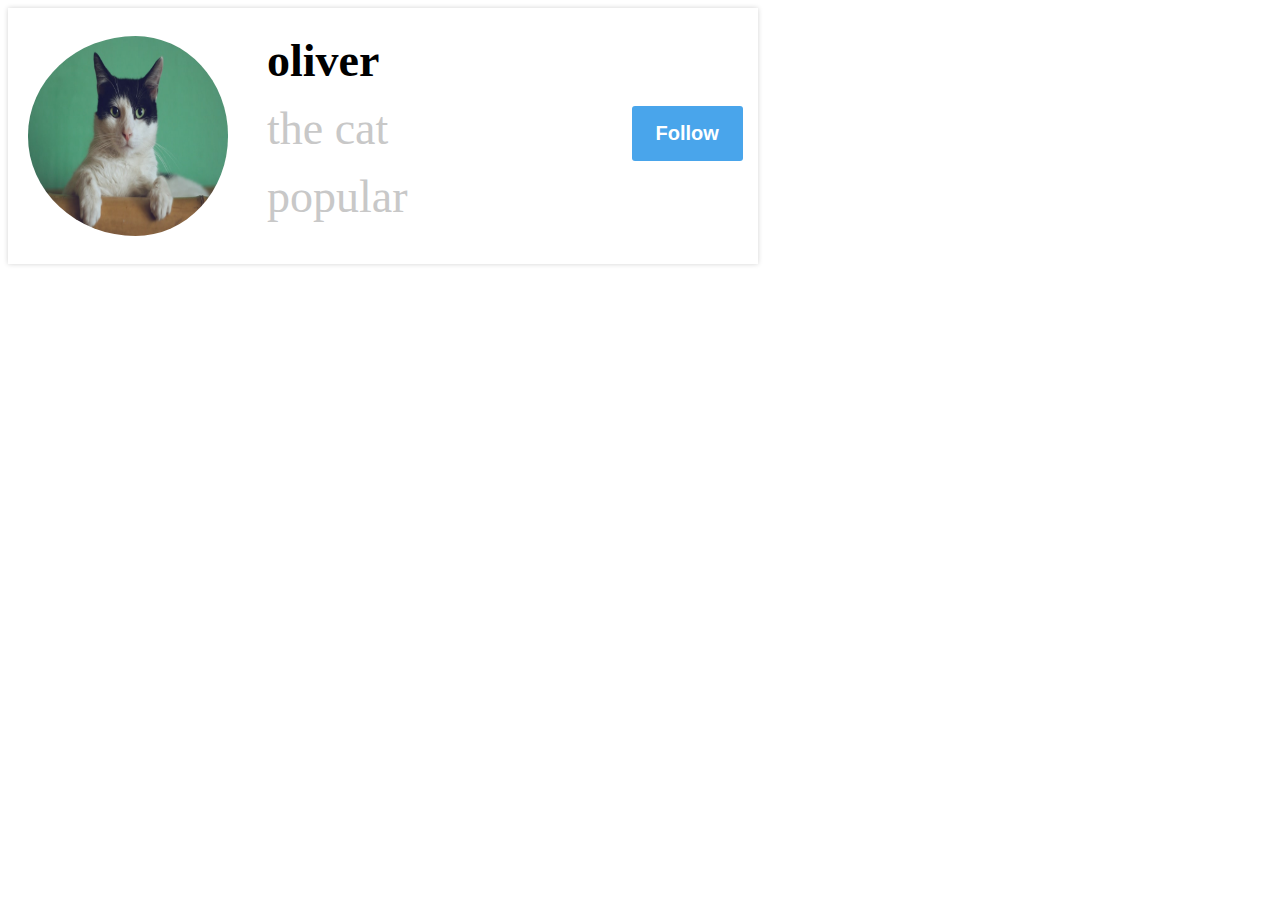
<file: newpractice.html>
<!DOCTYPE html>
<html lang="en">
<head>
    <meta charset="UTF-8">
    <meta name="viewport" content="width=device-width, initial-scale=1.0">
    <title>Document</title>
</head>
<body>
    <div class="nani">
        <img class="nani_1" src="cat.jpg" >
         <div class="text">
            <p class="ani">oliver</p>
        <p class="aani">the cat</p>
        <p class="anni">popular</p>
        </div>
        <div class="nn">
            <button>Follow</button>
            </div>
         </div>
       
   
</body>
</html>
<style>
    .nani{
        width: 750px;
        border-width: 1px;
        box-shadow: 0px 0px 5px lightgrey;
        display: inline-block;
    }
    .nani_1{
        width: 200px;
        height: 200px;
        border-radius: 200px;
        vertical-align: middle;
        padding-left: 20px;
        padding-top: 28px;
        padding-bottom: 28px;
        padding-right: 35px;
        margin-right: 0px;
    }
    .text{
        display: inline-block;
        vertical-align: middle;
        padding-bottom: 18px;
        
    }
   p{
    margin-top: 0px;
    margin-bottom: 0px;
    font-size: large;
   }
   .ani{
    margin-top: 12px;
    font-weight: bold;
    font-size: 46px;

   }
    .aani{
        margin-top: 15px;
        color: rgb(200,200,200);
        font-size: 46px;
    }
    .anni{
        margin-top: 15px;
        margin-bottom: 10px;
        color: rgb(200,200,200);
        font-size: 46px;
    }
    .nn{
        display: inline-block;
        margin-left: 220px;
    }
    button{
        background-color: rgb(73, 165, 235);
        padding-left: 24px;
        padding-right: 24px;
        padding-top: 16px;
        padding-bottom: 16px;
        border-radius: 3px;
        color: white;
        font-weight: bold;
        border: none;
        font-size: 20px;
        transition: 0.3s;
    }
    button:hover{
        cursor: pointer;

    }
    button:active{
        background-color: white;
        color: rgb(73, 165, 235);
    }

    </style>
</file>
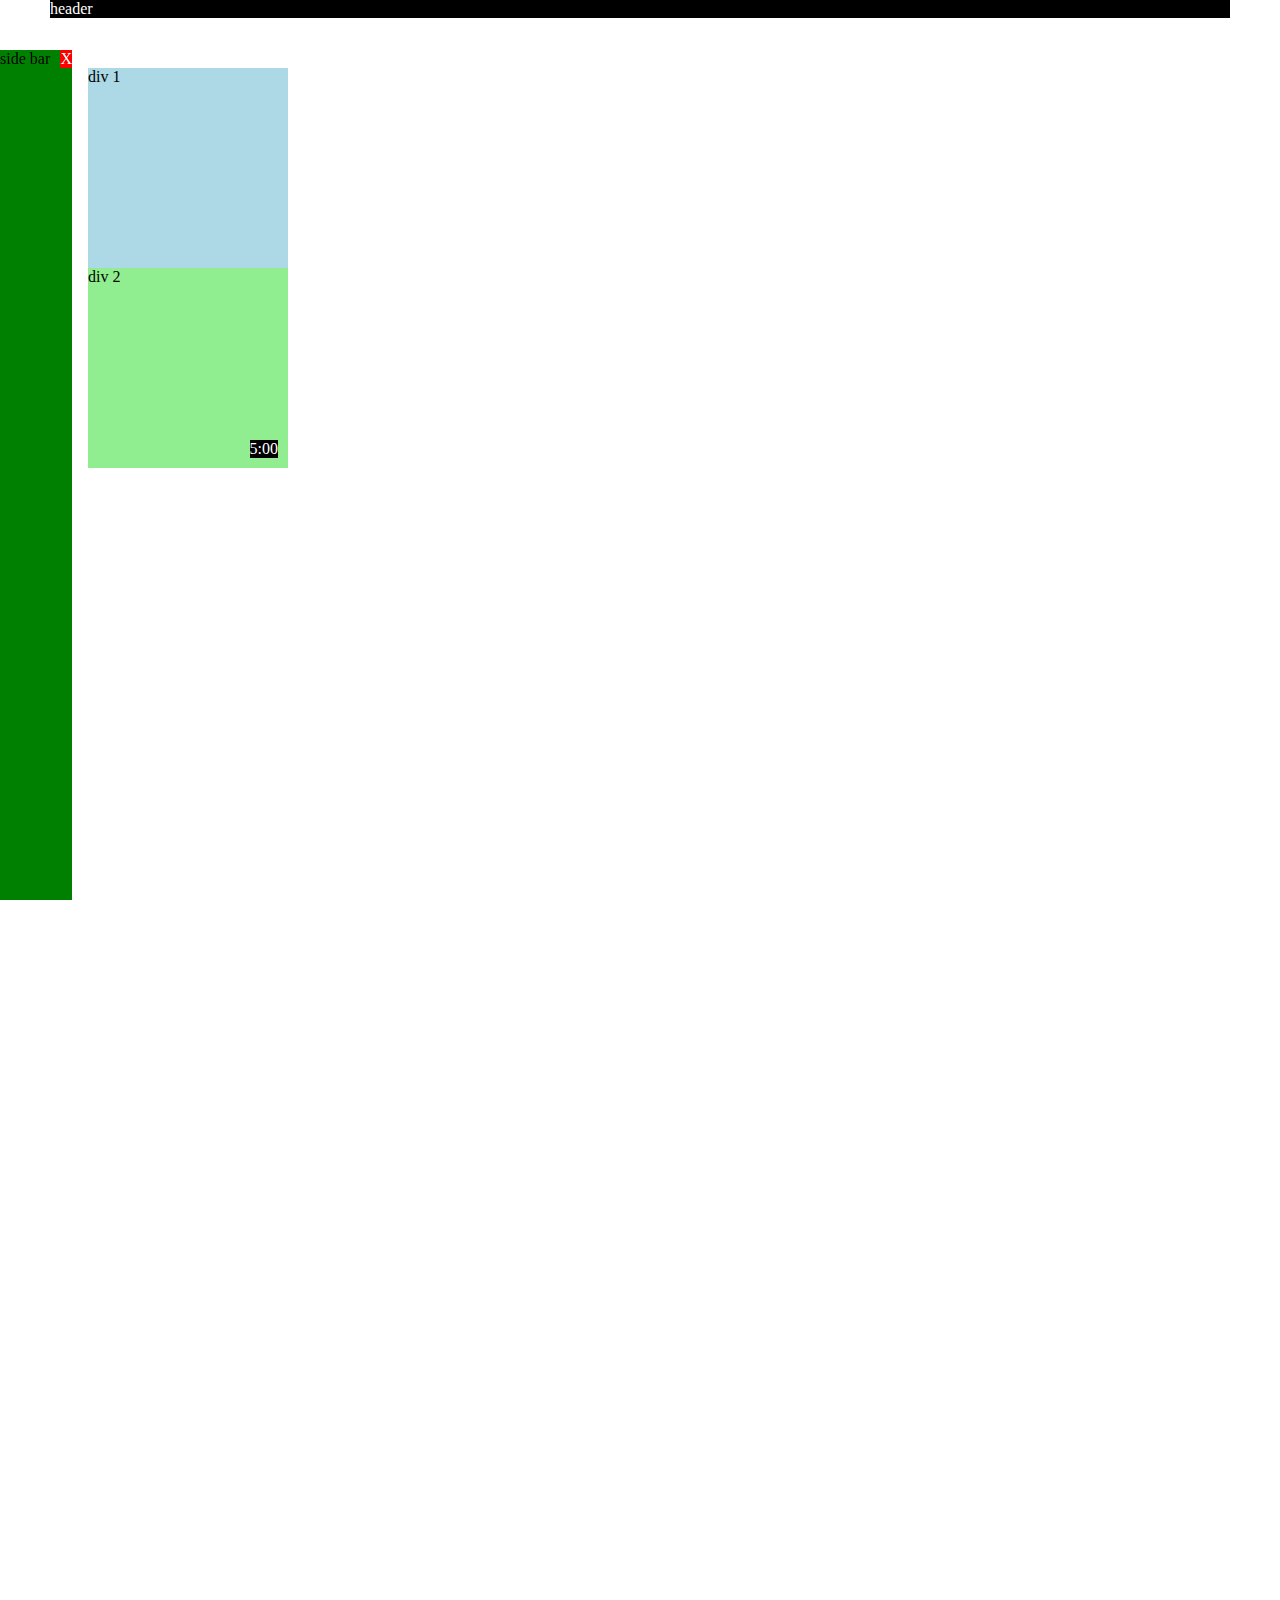
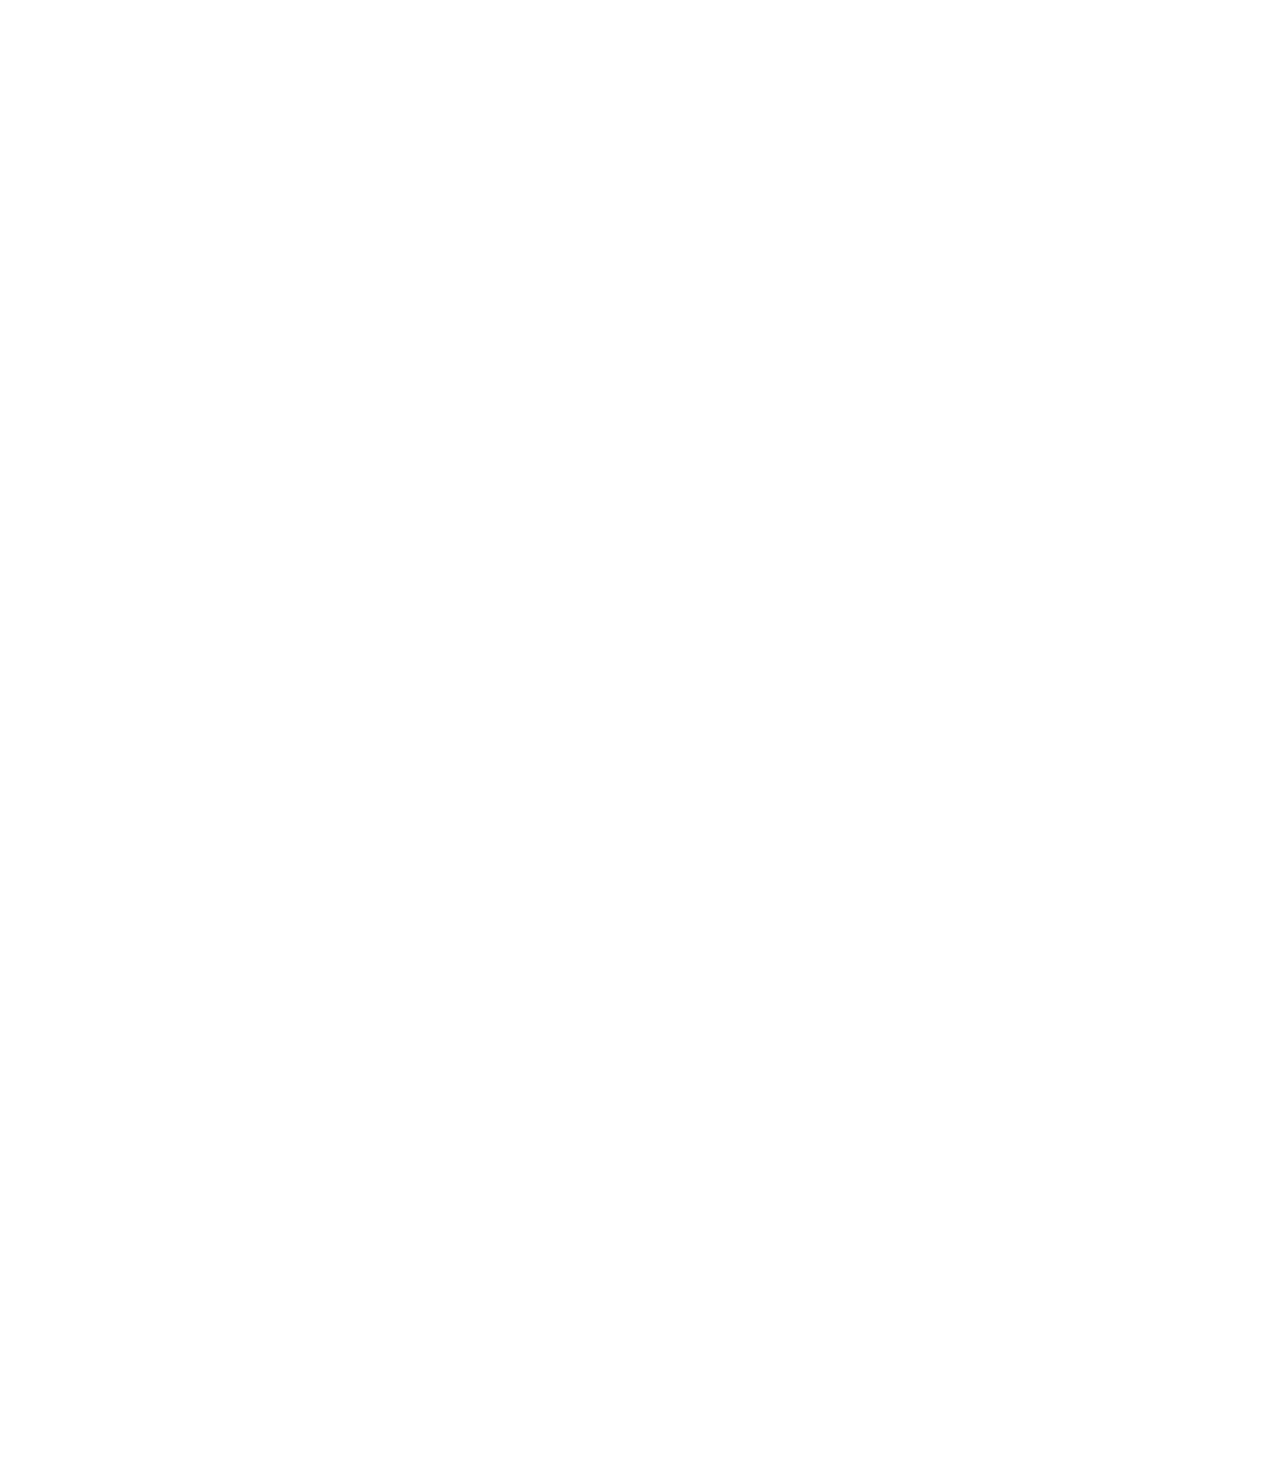
<file: next.html>
<!DOCTYPE html>
<html lang="en">
<head>
    <meta charset="UTF-8">
    <meta name="viewport" content="width=device-width, initial-scale=1.0">
    <title>Document</title>
</head>
<body style="height: 3000px;
padding-top: 60px;
padding-left: 80px;">
    <div style="background-color: black;
    color: white;
    position: fixed;
    top: 0px;
    left: 50px;
    right: 50px;">header</div>
    <div style="background-color: green;
    position: fixed;
   left: 0px;
   bottom: 0px;
   top: 50px;
   width: 72px;
">side bar
<div style="background-color: red;
color: white;
position: absolute;
top: 0;
right: 0;
">X</div></div>

    <div style="background-color: lightblue;
    height: 200px;
    width: 200px;
    position: static;
">div 1</div>
    <div style="background-color: lightgreen;
    height: 200px;
    width: 200px;
    position: absolute;">div 2
    <div style="background-color: black;
    color: white;
    position: absolute;
    bottom: 10px;
    right: 10px;
">5:00</div>

</div>
</body>
</html>
</file>
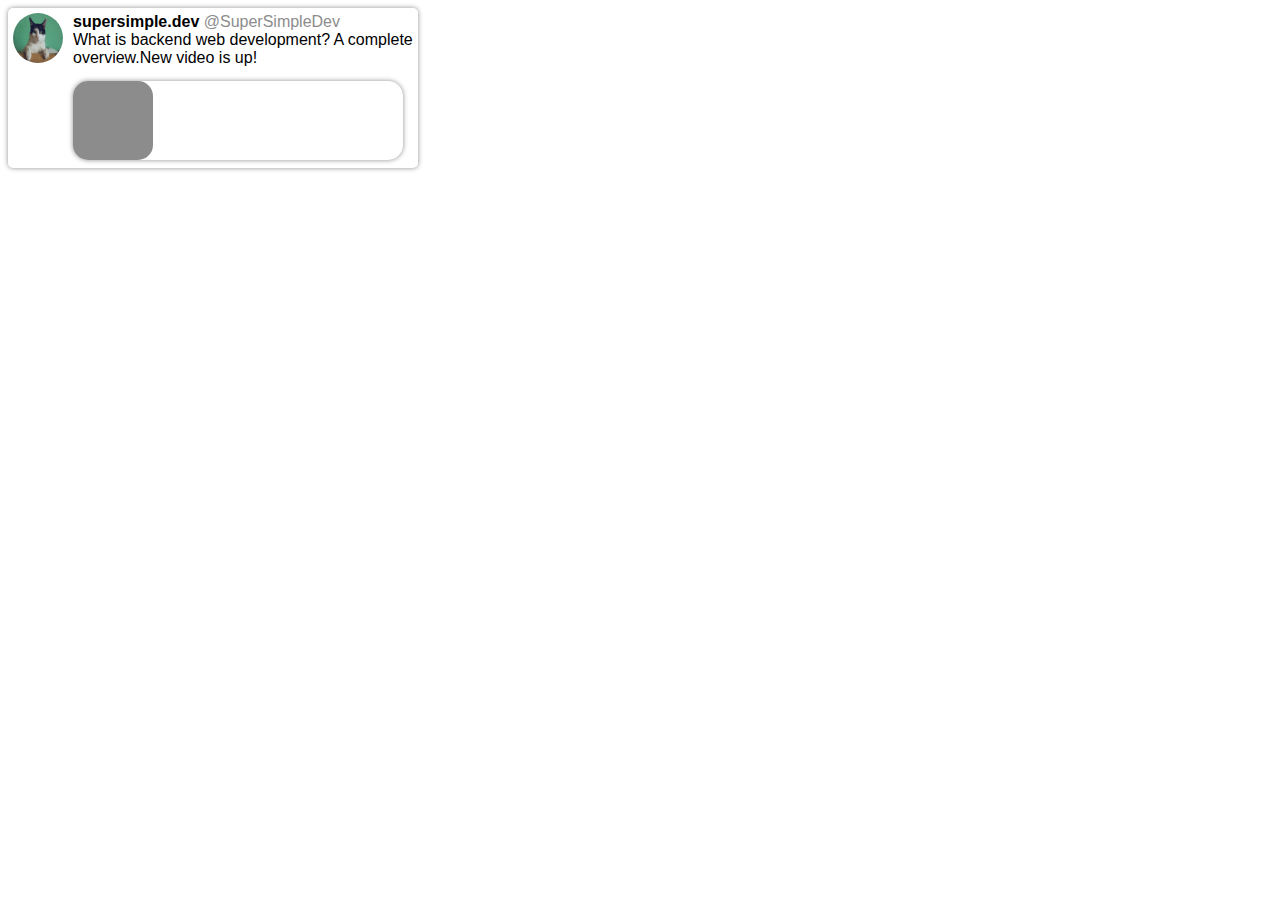
<file: p.html>
<!DOCTYPE html>
<html lang="en">
<head>
  <meta charset="UTF-8">
  <meta name="viewport" content="width=device-width, initial-scale=1.0">
  <title>Document</title>
</head>
<body>
  <div class="main" style="display: flex;
  flex-direction: row;
  width: 400px;
  height: 150px;
  padding-left: 5px;
  padding-top: 5px;
  padding-bottom: 5px;
  padding-right: 5px;
  box-shadow: 0px 0px 5px rgb(0,0,0,0.45);
  border-radius: 5px;">
    <div class="1st">
      <img src="cat.jpg" class="ani" style="width: 50px;
      height: 50px;
      border-radius: 60%;
      margin-right: 10px;">
    </div>
    <div class="2nd" style="display: flex;
    flex-direction: column;">
      <div class="2-1" >
        <span style="font-weight: bold;">supersimple.dev </span><span style="color: rgb(140,140,140);">&#64;SuperSimpleDev</span>
      </div>
      <div class="2-2" style="margin-bottom: 14px;">
        What is backend web development? A complete overview.New video is up!
      </div>
      <div class="2-3" style="display: flex;
      flex-direction: row;
      width: 330px;
      height: 79px;
      box-shadow: 0px 0px 5px rgb(0,0,0,0.45);
      border-radius: 15px;">
        <div class="2-3-1" style="width: 80px;
        height: 79px;
        border-radius: 15px;
        background-color: rgb(140,140,140);"></div>
        <div class="2-3-1"></div>
      </div>
    </div>
  </div>
</body>
</html>
<style>
  div{
    font-family: Arial;
  }
</style>
</file>
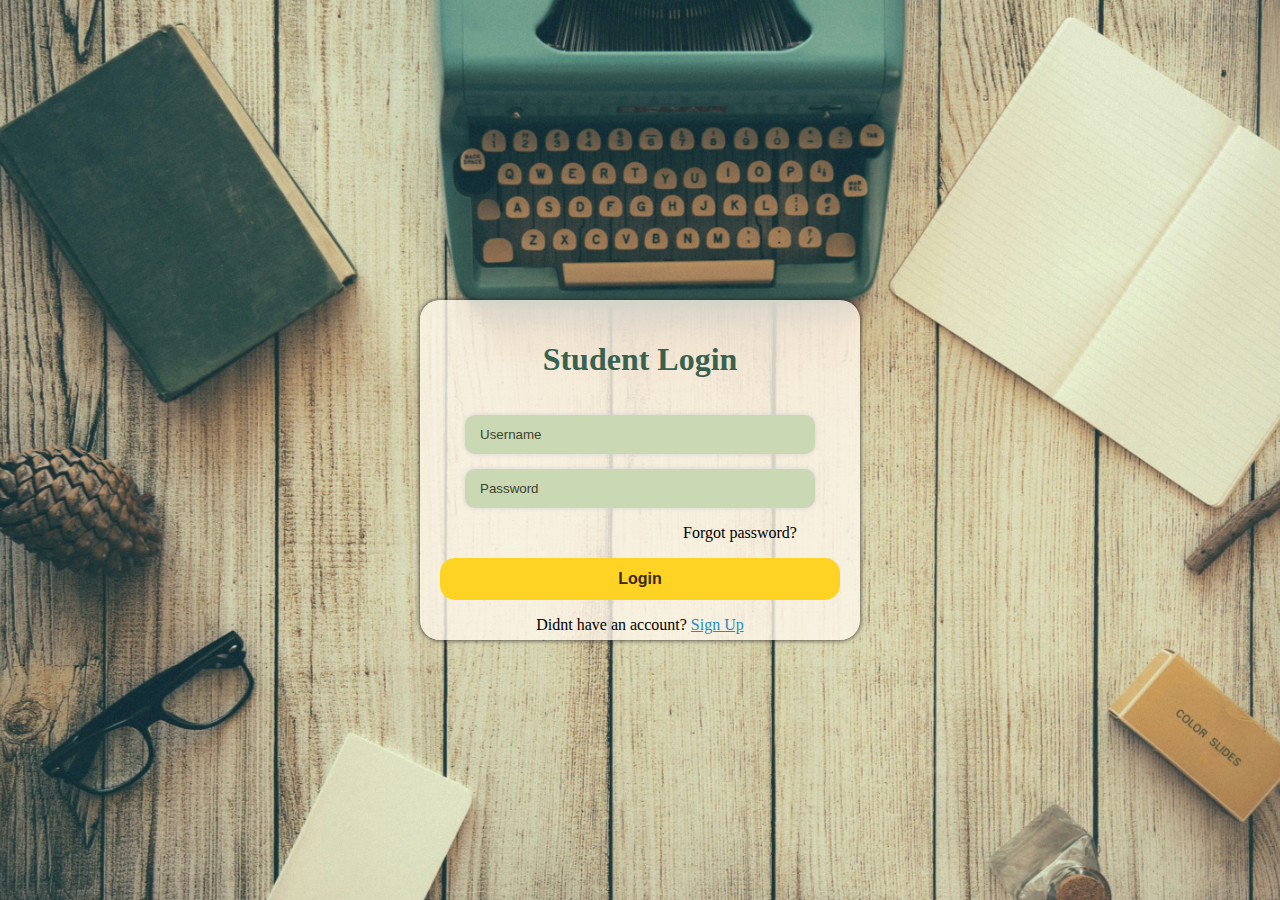
<file: pr.html>
<!DOCTYPE html>
<html lang="en">
<head>
    <meta charset="UTF-8">
    <meta name="viewport" content="width=device-width, initial-scale=1.0">
    <title>Document</title>
    <link href='https://cdn.boxicons.com/fonts/basic/boxicons.min.css' rel='stylesheet'>
</head>
<body>
    <div class="box">
        <h1 class="nn">Student Login
        </h1>
        <input class="input1" type="text" placeholder="Username"><i class='bxr1  bx-user'  ></i> 
        <input class="input2" type="password" placeholder="Password"><i class='bxr  bx-lock'  ></i> 
        <p class="q">Forgot password?</p>
  <button class="button1" onclick="window.location.href='main.html'">Login</button>
        <p class="">Didnt have an account?  <span class="new">Sign Up</span></p>
    </div>

</body>
</html>
<style>
    .box{
        display: flex;
        flex-direction: column;
        box-shadow: 0px 0px 5px rgb(40, 38, 38);
        width: 400px;
        height: 300px;
        padding: 20px;
        border-color: black;
        border-radius: 20px;
        text-align: center;
        margin-top: 300px;
        border-width: 2px solid rgb(24, 23, 23);
        background-color: rgba(255,248,235,0.8);
    }
    body{
        display: flex;
        justify-content: center;
        align-items: center;
        background: url(my.jpeg) no-repeat center center fixed;
        background-size: cover;
        margin: 0;
    }
    .input1, .input2{
        padding-left: 15px;
        padding-bottom: 12px;
        padding-top: 12px;
        padding-right: 15px;
        margin-top: 15px;
        border-radius: 10px;
        border: none;
        width: 320px;
        margin-left: 25px;
        box-shadow: 0px 0px 5px lightgrey;
        background-color: #cad8b4;
        color: #3b4530;
    }
    .input1::placeholder, .input2::placeholder{
        color: #3b4530;
    }
    .bxr1 {
        position: absolute;
        margin-left: 350px;
        margin-top: 105px;
        color: gray;
        size: 80px;
    }
    .bxr {
        position: absolute;
        margin-left: 350px;
        margin-top: 165px;
        color: gray;
        size: 80px;
    }
    .button1{
        padding-left: 15px;
        padding-right: 15px;
        padding-top: 12px;
        padding-bottom: 12px;
        background-color:#ffd324;
        color: #3b2811;
        border: none;
        border-radius: 15px;
        cursor: pointer;
        transition: 0.3s;
        font-weight: bold;
        font-size: 16px;
    }
    .button1:hover{
        background-color: #ffe487;
        color: black;
    }
    button:active{
        transform: scale(0.98);
        
    }
    .new{
        color: rgb(36, 141, 197);
        text-decoration: underline;
       cursor: pointer;
    }
    .nn{
color: #386150;
    }
    .q{
        margin-left: 200px;
        
    }

</style>
</file>
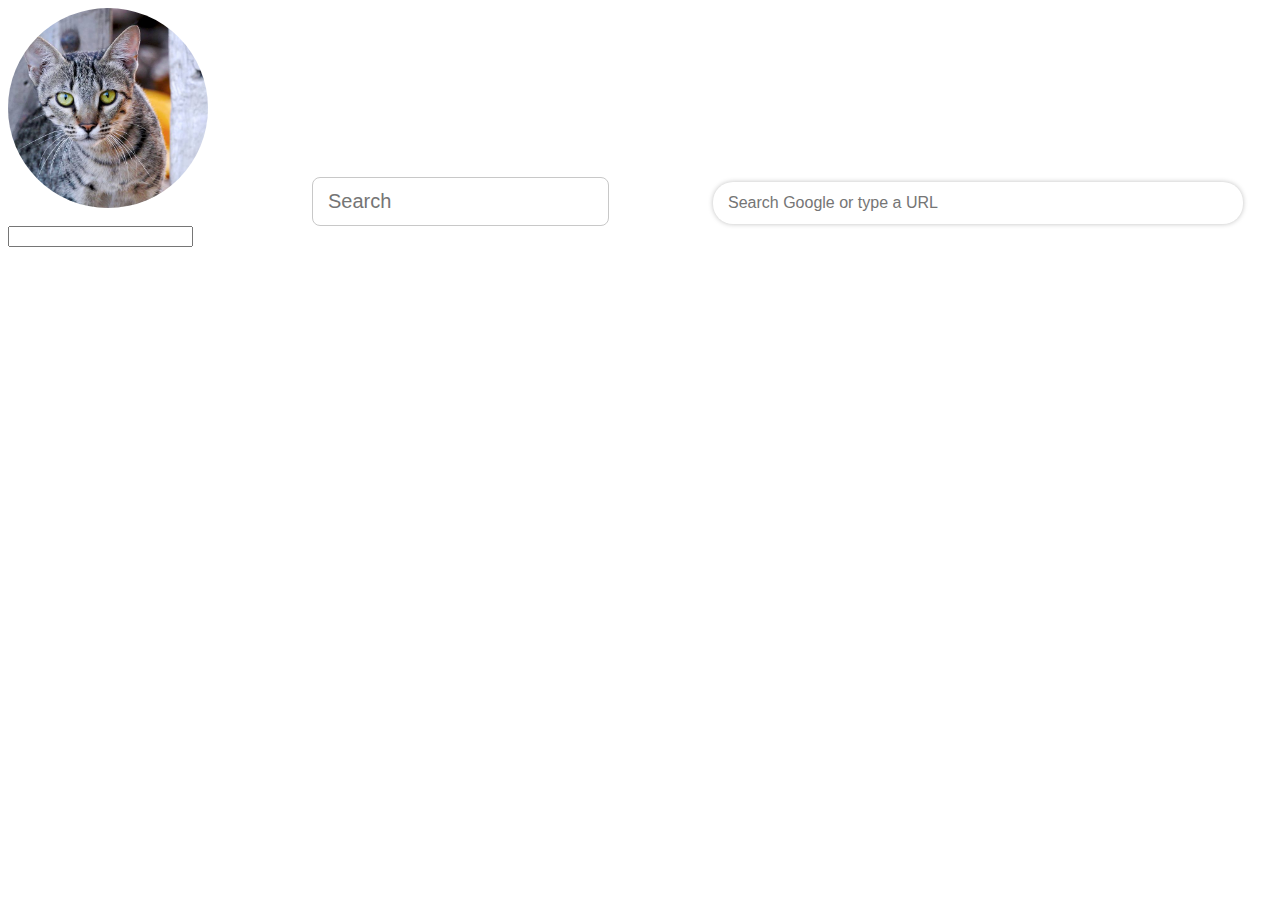
<file: practice.html>
<!DOCTYPE html>
<html lang="en">
<head>
    <title>Document</title>
</head>
<style>
    .nani{ 
        width:200px;
        height:200px;
        object-fit: cover;
        object-position: center;
        border-radius: 500px;      
    }
    .ani{ 
    font-size: 20px;
    border-width: 1px;
    border-style: solid;
    border-color: rgb(200, 200, 200);
    padding-left: 15px;
    padding-right: 15px;
    padding-top: 12px;
    padding-bottom: 12px;
    border-radius: 8px;
    margin-right: 100px;
    margin-left: 100px;
    }
    .il{
        width: 500px;
        font-size: 16px;
        border: none;
        padding-left: 15px;
        padding-right: 15px;
        padding-top: 12px;
        padding-bottom: 12px;
        border-radius: 20px;
        box-shadow: 0px 0px 5px rgb(0,0,0,0.25);
    }
        </style>
<body>
    <img class="nani" src="Cat_watching_towards_eyes_of_camera.jpg">
    <input class="ani" type="text" placeholder="Search">
    <input class="il" type="text" placeholder="Search Google or type a URL">
    <input

</body>
</html>
</file>
<file: styles/video.css>
.nani_1{
        width: 100%;
        border-radius: 7px; 
        
    }
    .naani{
        display: block;
    }
    .channel{
        
        width: 50px;
        height: 50px;
        vertical-align: top;
       
    }
    .channel_logo{
       width: 40px;
        border-radius: 50px;
    }
    .text{
        margin-top: 0px;
        font-size: 14px;
        line-height: 20px;
         font-family: Roboto, Arial;
    }
    .nani_1{
        margin-bottom: 8px; 
    }
    .video-stats,
    .video-channel{
        font-size: 13px;
        color: rgb(96, 96, 96);
      margin-bottom: 0px;
        margin-top: 3px;    
    }
    .video-info{
        display: grid;
        grid-template-columns: 50px 1fr;
    }
    .video-grid{
        display: grid;
        grid-template-columns: repeat(auto-fill, minmax(300px, 1fr));
        column-gap: 20px;
        row-gap: 40px;
    }
</file>
<file: styles/general.css>
p{
            font-family: Roboto, Arial;
            margin-top: 0px;
            margin-bottom: 0px;
        }
body {
  margin: 0;
  padding-top: 80px;
  background-color: rgb(250, 250, 250);
  font-family: Roboto, Arial;
  padding-left: 88px;
    padding-right: 22px;
}
.video-options:hover {
    background-color: rgb(240, 240, 240);
    cursor: pointer;
    box-shadow: 0px 0px 3px 8px rgba(171, 162, 162, 0.25);
  transition: 0.4s ease-in-out;
  border-radius: 7px;
}
</file>
<file: styles/header.css>
.header{
    height: 55px;
    display: flex;
    flex-direction: row;
    justify-content: space-between;
    position: fixed;
    top: 0;
    left: 0;
    right: 0;
    height: 50px;
    background-color: white;
    z-index: 100;
}
.left-section{
    display: flex;
    align-items: center;
    flex-shrink: 0;
}
.hamburger-menu{
    height: 24px;
    margin-left: 24px;
    margin-right: 24px;  
}
.youtube-logo{
    height: 20px;
}
.center-section{
 
    flex: 1;
    margin-left: 70px;
    margin-right: 35px;
    max-width: 500px;
    display: flex;
    align-items: center;
    flex-direction: row;
}
.search-icon{
    height: 25px;
}
.search-button{
    height: 40px;
    width: 66px;
    background-color: rgb(245,245,245);
    border-color: rgb(192,192,192);
    border-style: solid;
    border-width: 1px;
    margin-left: -1px;
    margin-right: 10px;
    position: relative;
}
.search-button,.voice-button,.upload,.apps,.upload-button,.apps-button,.notifications-button,.profile-picture-container{
    position: relative;
    display: flex;
    align-items: center;
    justify-content: center;
}

.search-button .tooltip, .voice-button .tooltip, .upload-button .tooltip, .apps-button .tooltip, .notifications-button .tooltip, .profile-picture-container .tooltip{
    position:absolute;
    background-color: gray;
    color: white;
    padding-top: 4px;
    padding-bottom: 4px;
    padding-left: 8px;
    padding-right: 8px;
    border-radius: 3px;
    font-size: 12px;
    bottom: -30px;
    opacity: 0;
    pointer-events: none;
    white-space: nowrap;
}
.search-button:hover .tooltip, .voice-button:hover .tooltip, .upload-button:hover .tooltip, .apps-button:hover .tooltip, .notifications-button:hover .tooltip, .profile-picture-container:hover .tooltip{
    opacity: 1;
    transition: opacity 0.5s;
}
.Search{
    flex: 1;
    height: 14px;
    padding-left: 15px;
    padding-right: 15px;
    padding-bottom: 12px;
    padding-top: 12px;
    border-style: solid;
    border-width: 1px;
    border-color: rgb(192,192,192);
    font-size: 16px;
    border-radius: 2px;
    box-shadow: inset 0 1px 2px 3px rgba(0,0,0,.03);
    width: 0;
}
.Search::placeholder{
    font-size: 16px;
    font-weight: lighter;
}
.voice-search-icon{
    height: 20px;
}
.voice-button{
    height: 40px;
    width: 40px;
    border-radius: 20px;
    border: none;
    background-color: rgb(240,240,240);
}
.right-section{
  
    flex:1;
    display: flex;
    align-items: center;
    justify-content: space-between;
    max-width: 190px;
    margin-right: 20px;
    flex-shrink: 0;
}
.upload{
    height: 24px;   
}
.apps{
    height: 24px; 
}
.notifications{
    height: 24px; 
}
.profile-picture{
    height: 32px;
    border-radius: 16px;
}
.notification-count{
    position: absolute;
                background-color: rgb(204, 0, 0);
            color: white;
            font-size: 12px;
            border-style: solid;
            border-width: 1px;
            border-image-repeat: stretch;
            top: -2px;
            right:  -5px;
            padding-left: 5px;
            padding-bottom: 1.5px;
            padding-right: 5px;
            padding-top: 1.5px;
            font-family: roboto,arial;
            border-radius: 50%;

}
@media (max-width: 600px) {
    
}
</file>
<file: styles/sidebar.css>
.side-bar {
    background-color: green;
    position: fixed;
    left: 0px;
    bottom: 0px;
    top: 55px;
    background-color: white;
    width: 72px;
    z-index: 200;
    padding-top: 5px;
}
.sidebar-link {
    height: 76px;
    display: flex;
    align-items: center;
    justify-content: center;
}
.sidebar-link:hover {
    background-color:rgb(237, 237, 237);
    cursor: pointer;
}
.side-bar img {
    height: 24px;
}
.side-bar div{
    font-size: 10px;
    font-family: Roboto,Arial;
    display: flex;
    flex-direction: column;
    margin-top: 10px;
}
@media (max-width: 768px) {
  .side-bar {
    display: none;
  }

  body {
    padding-left: 16px;
    padding-right: 16px;
  }
}
</file>
